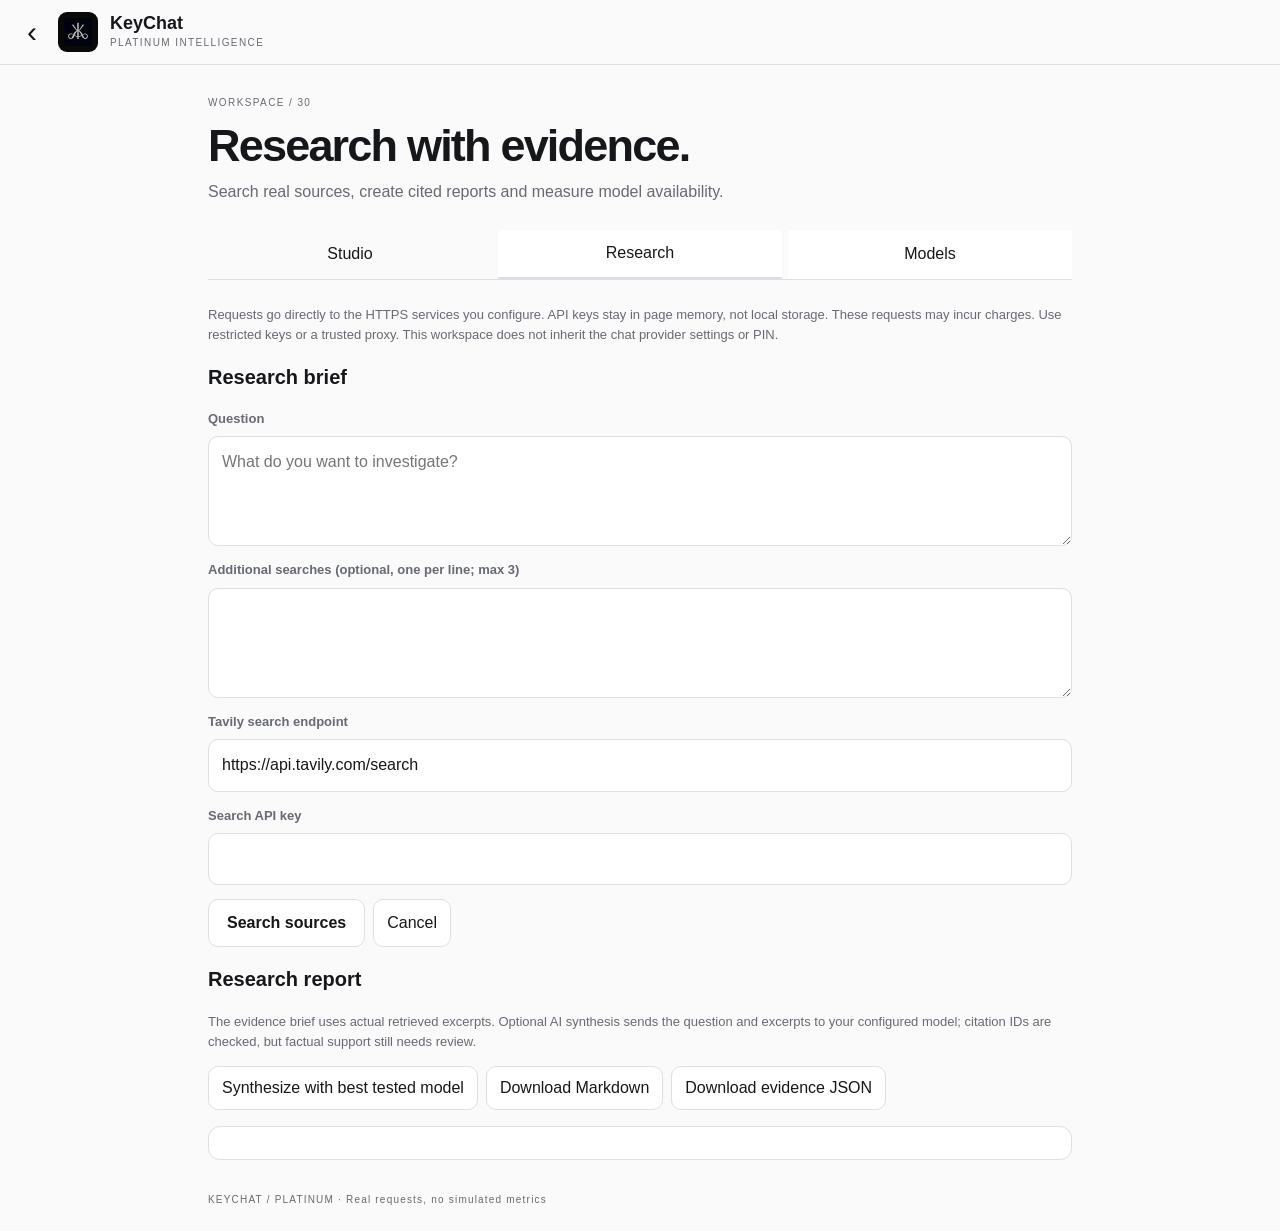
<file: kc-intelligence.html>
<!doctype html><html lang="en"><head><meta charset="utf-8"><meta name="viewport" content="width=device-width,initial-scale=1,viewport-fit=cover"><meta http-equiv="Content-Security-Policy" content="default-src 'self'; script-src 'self'; style-src 'self'; img-src 'self'; connect-src https:; object-src 'none'; base-uri 'none'; form-action 'none'"><title>KeyChat · Intelligence</title><link rel="stylesheet" href="kc29-studio.css"><link rel="stylesheet" href="kc-intelligence.css"><link rel="stylesheet" href="workspace-native.css"><script src="workspace-theme.js"></script></head><body><header><a class="back" href="index.html" aria-label="Back to chat">‹</a><img src="monogram.png" alt=""><div><strong>KeyChat</strong><small>PLATINUM INTELLIGENCE</small></div></header><main><section class="hero"><div class="eyebrow">WORKSPACE / 30</div><h1>Research with evidence.</h1><p>Search real sources, create cited reports and measure model availability.</p></section><nav class="tabs"><a href="kc29-studio.html">Studio</a><button id="researchTab" aria-pressed="true">Research</button><button id="healthTab" aria-pressed="false">Models</button></nav><p class="muted">Requests go directly to the HTTPS services you configure. API keys stay in page memory, not local storage. These requests may incur charges. Use restricted keys or a trusted proxy. This workspace does not inherit the chat provider settings or PIN.</p>
<section id="research"><h2>Research brief</h2><label>Question<textarea id="question" maxlength="1200" placeholder="What do you want to investigate?"></textarea></label><label>Additional searches (optional, one per line; max 3)<textarea id="queries" maxlength="3600"></textarea></label><label>Tavily search endpoint<input id="searchEndpoint" type="url" value="https://api.tavily.com/search"></label><label>Search API key<input id="searchKey" type="password" autocomplete="off"></label><div class="actions"><button class="primary" id="search">Search sources</button><button id="cancelSearch">Cancel</button></div><p id="researchStatus" role="status"></p><div id="sources"></div><h2>Research report</h2><p class="muted">The evidence brief uses actual retrieved excerpts. Optional AI synthesis sends the question and excerpts to your configured model; citation IDs are checked, but factual support still needs review.</p><div class="actions"><button id="synthesize">Synthesize with best tested model</button><button id="downloadReport">Download Markdown</button><button id="downloadEvidence">Download evidence JSON</button></div><pre id="report" class="evidence"></pre></section>
<section id="health" hidden><h2>Model health</h2><p class="muted">Add up to six OpenAI-compatible chat-completions endpoints. Tests issue a small real completion request; no passive status is assumed. Automatic fallback is limited to tested healthy endpoints and transient errors.</p><label>Display name<input id="modelName" maxlength="80"></label><label>Full HTTPS chat completions endpoint<input id="modelEndpoint" type="url" placeholder="https://api.example.com/v1/chat/completions"></label><label>Exact model ID<input id="modelId" maxlength="200"></label><label>API key (optional for your trusted proxy)<input id="modelKey" type="password" autocomplete="off"></label><div class="actions"><button id="addModel">Add model</button><button class="primary" id="checkModels">Test all models</button><button id="stopChecks">Cancel</button></div><label class="check"><input type="checkbox" id="autoCheck"> Recheck every 5 minutes while this page is open and visible (billable)</label><p id="healthStatus" role="status"></p><div id="models"></div></section><footer>KEYCHAT / PLATINUM · Real requests, no simulated metrics</footer></main><script src="kc-intelligence-core.js"></script><script src="kc-intelligence.js"></script></body></html>
</file>
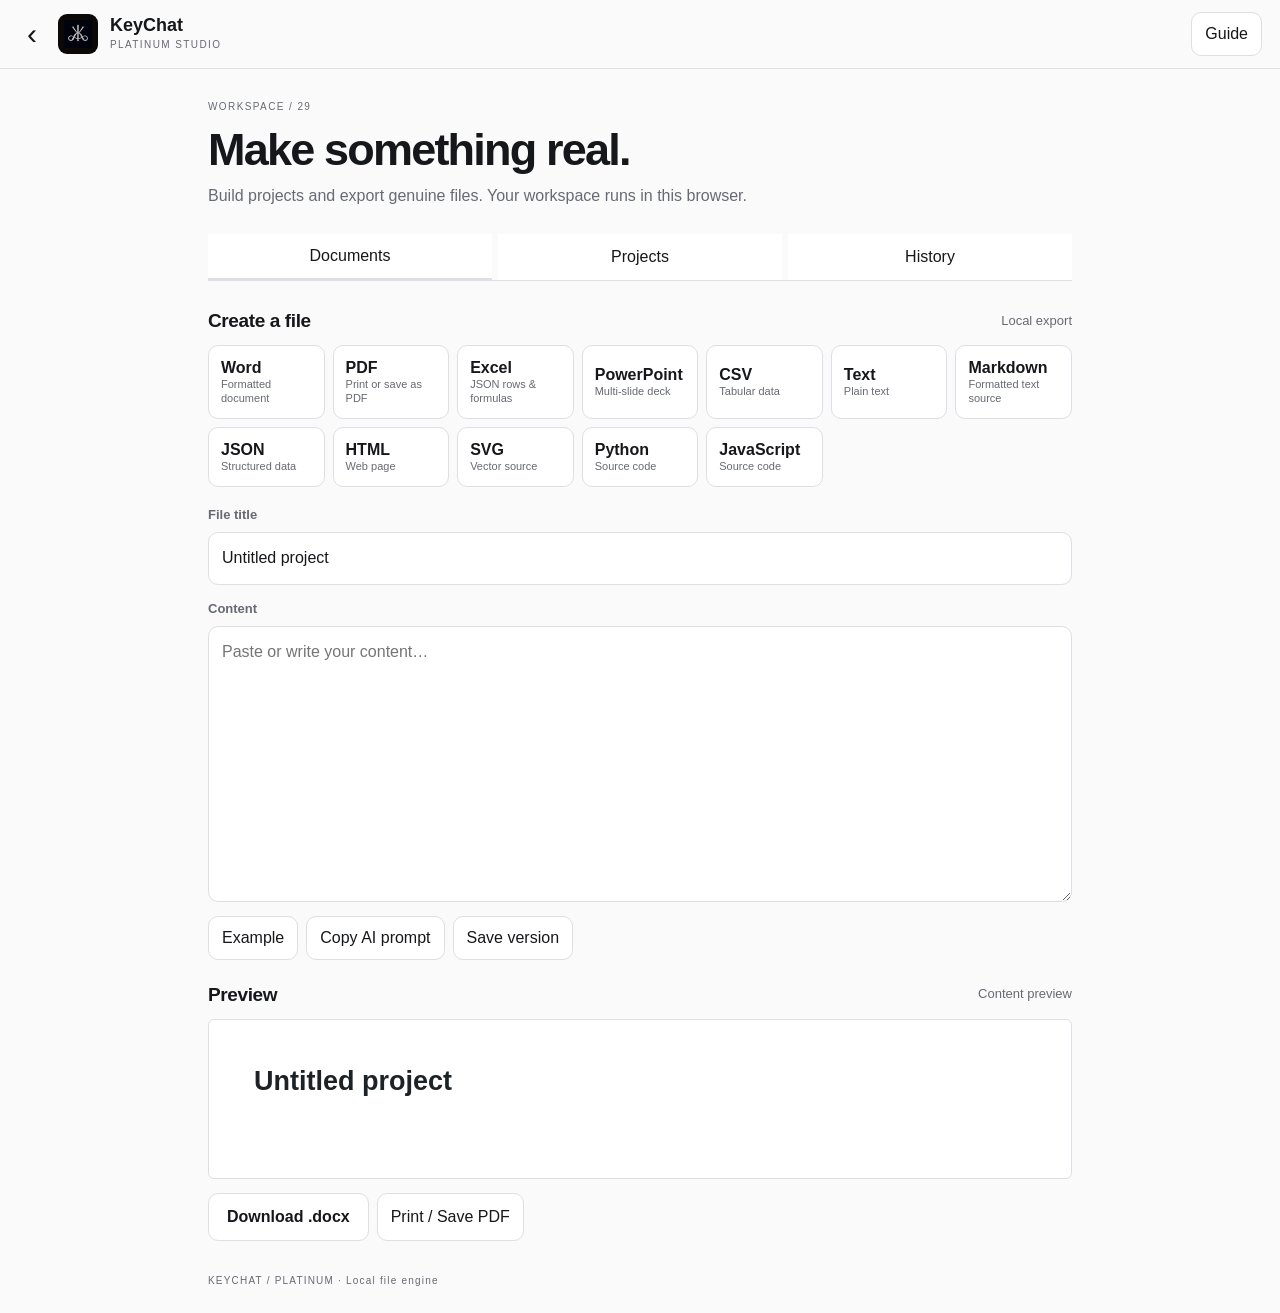
<file: kc29-studio.html>
<!doctype html>
<html lang="en"><head><meta charset="utf-8"><meta name="viewport" content="width=device-width,initial-scale=1,viewport-fit=cover"><meta name="theme-color" content="#101112"><meta http-equiv="Content-Security-Policy" content="default-src 'self'; script-src 'self'; style-src 'self' 'unsafe-inline'; img-src 'self' data: blob:; frame-src 'self' blob:; connect-src 'none'; object-src 'none'; base-uri 'none'; form-action 'none'"><title>KeyChat · Platinum Studio</title><link rel="stylesheet" href="kc29-studio.css"><link rel="stylesheet" href="workspace-native.css"><script src="workspace-theme.js"></script></head><body>
<header><a class="back" href="index.html" aria-label="Back to chat">‹</a><img src="kc29-logo.png" alt=""><div><strong>KeyChat</strong><small>PLATINUM STUDIO</small></div><button id="help">Guide</button></header>
<main><section class="hero"><div class="eyebrow">WORKSPACE / 29</div><h1>Make something real.</h1><p>Build projects and export genuine files. Your workspace runs in this browser.</p></section>
<nav class="tabs" aria-label="Workspace type"><button data-tab="document" aria-pressed="true">Documents</button><button data-tab="project" aria-pressed="false">Projects</button><button data-tab="history" aria-pressed="false">History</button></nav>
<section id="document" class="pane"><div class="heading"><h2>Create a file</h2><small>Local export</small></div><div id="formats" class="formats"></div><label>File title<input id="title" value="Untitled project" maxlength="100"></label><label id="contentLabel">Content<textarea id="content" rows="10" placeholder="Paste or write your content…"></textarea></label><div class="actions"><button id="sample">Example</button><button id="draft">Copy AI prompt</button><button id="saveDoc">Save version</button></div><div class="heading"><h2>Preview</h2><small>Content preview</small></div><article id="preview" class="paper"></article><div class="actions"><button class="primary" id="exportDoc">Download file</button><button id="print">Print / Save PDF</button></div></section>
<section id="project" class="pane" hidden><div class="heading"><h2>Project files</h2><small id="count">0 files</small></div><div class="actions"><button id="newFile">New file</button><button id="addFiles">Import files</button><button id="importZip">Import ZIP</button><button id="importJson">Import AI JSON</button></div><input type="file" id="pickFiles" multiple hidden><input type="file" id="pickZip" accept=".zip" hidden><input type="file" id="pickJson" accept=".json" hidden>
<div class="editor"><aside id="tree"></aside><div class="edit"><label>Path<input id="filename" placeholder="src/index.html"></label><label>File content<textarea id="code" spellcheck="false" rows="12"></textarea></label><div class="actions"><button id="rename">Save path</button><button id="remove">Remove</button><button id="downloadOne">Download file</button></div></div></div>
<div class="actions"><button id="starter">Website example</button><button id="copyProjectPrompt">Copy AI project prompt</button><button id="saveProject">Save version</button></div><div class="heading"><h2>Website preview</h2><small>Self-contained HTML only</small></div><p class="muted">Preview renders the selected HTML file in a restricted frame. Linked project assets are not resolved; exported ZIP includes all files.</p><button id="run">Refresh preview</button><iframe id="frame" sandbox="" title="Restricted HTML preview"></iframe><button class="primary" id="exportZip">Download project ZIP</button></section>
<section id="history" class="pane" hidden><div class="heading"><h2>Saved versions</h2><button id="clearHistory">Clear all</button></div><p class="muted">Versions are saved locally, unencrypted, only when you choose Save version. Do not save sensitive content on a shared device.</p><div id="versions"></div></section>
<p id="status" role="status" aria-live="polite"></p><footer>KEYCHAT / PLATINUM · Local file engine</footer></main>
<dialog id="guide"><h2>Studio guide</h2><p>Write or paste text, choose a format, then download. For Excel and CSV use JSON rows. For projects, create files or import ZIP, or ask your current AI model for a JSON file map and import it. PDF uses the browser print dialog for selectable text. The preview disables JavaScript and network requests. AI generation uses your existing KeyChat chat screen; this Studio does not call AI providers itself.</p><p>ZIP: up to 32 MB uncompressed, 2,000 files; stored or deflate entries only. Word, Excel and PowerPoint exports use basic Office templates. No cloud account or connector is required.</p><form method="dialog"><button class="primary">Close</button></form></dialog>
<script src="kc29-templates.js"></script><script src="kc29-core.js"></script><script src="kc29-studio.js"></script></body></html>
</file>
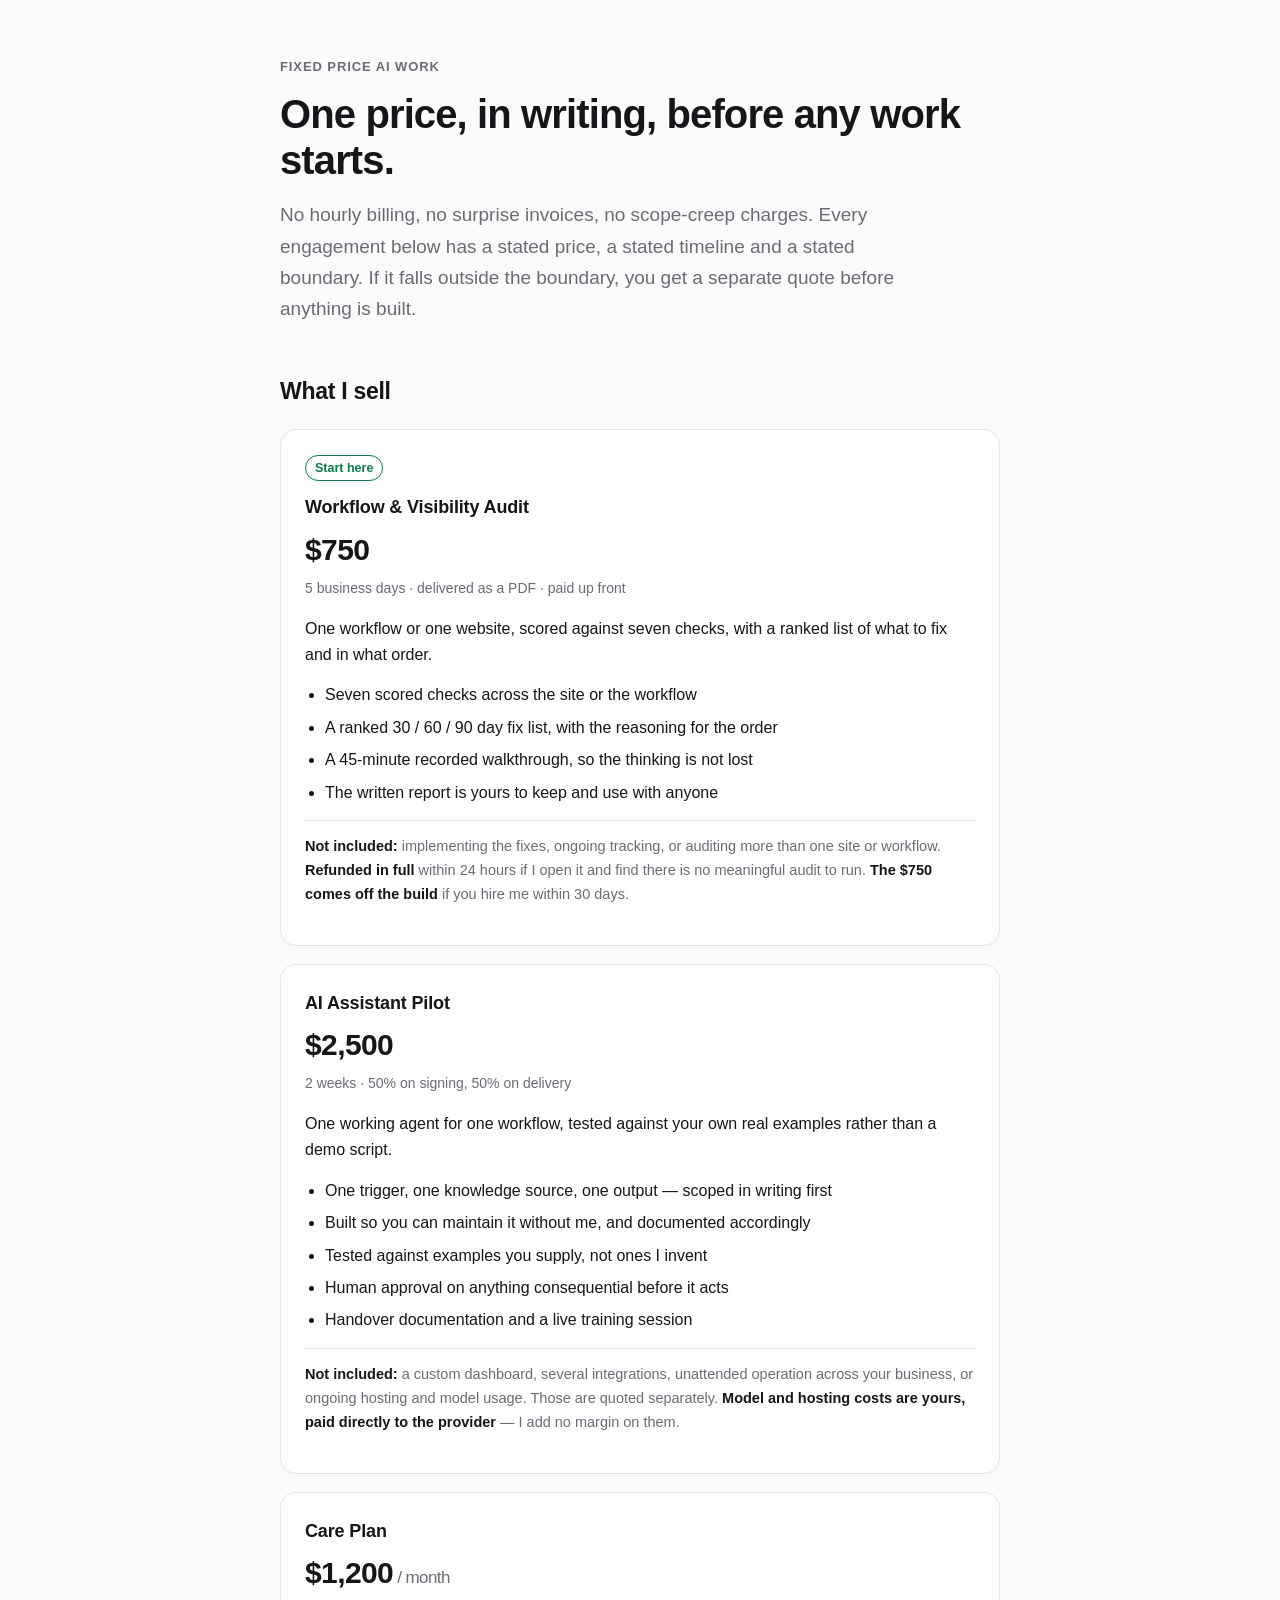
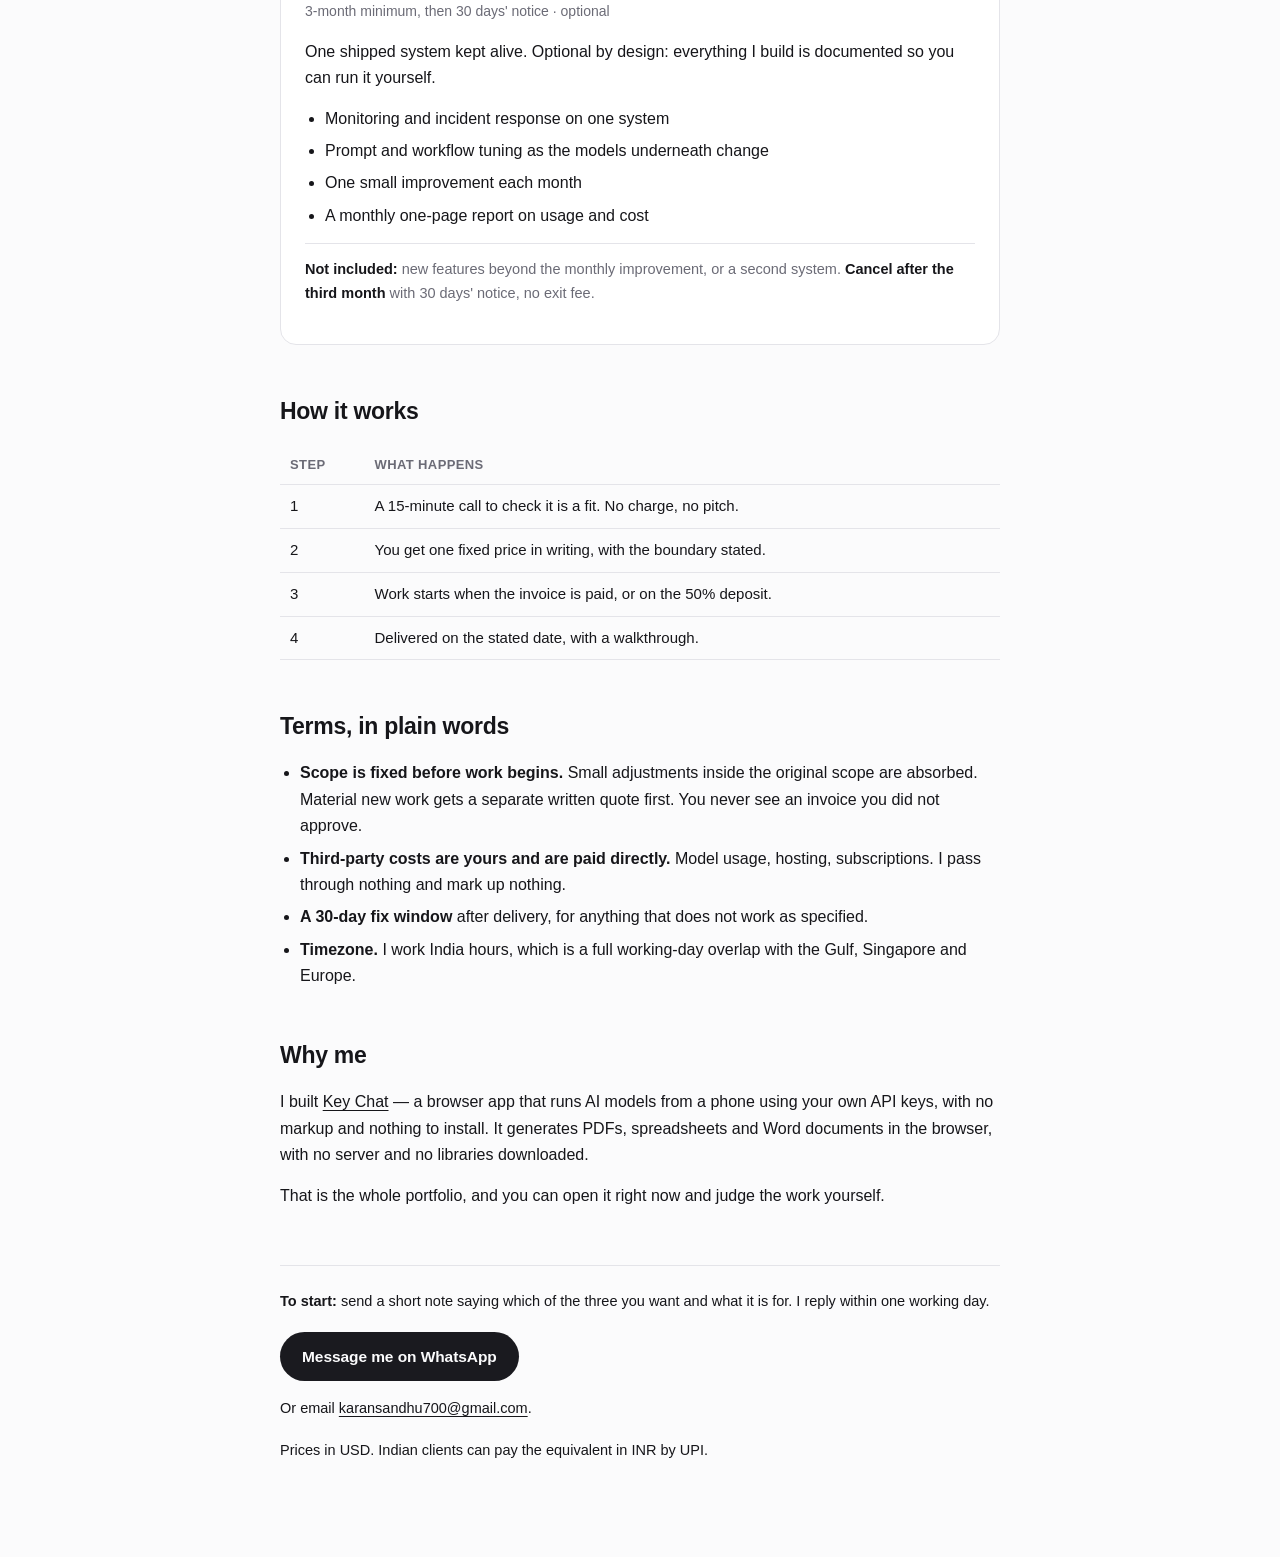
<file: offers.html>
<!DOCTYPE html>
<html lang="en">
<head>
<meta charset="utf-8">
<meta name="viewport" content="width=device-width,initial-scale=1,viewport-fit=cover">
<title>AI work, fixed price — Key Chat</title>
<meta name="description" content="Fixed-price AI audits, agent builds and ongoing care. One price, in writing, before any work starts.">
<link rel="icon" href="monogram.png">
<style>
  *{box-sizing:border-box;margin:0;padding:0}
  :root{
    --ink:#16161a; --mut:#6b6b76; --line:#e4e4e9; --bg:#fbfbfc; --card:#fff;
    --accent:#1a1a1f; --ok:#0a7d4b;
  }
  @media(prefers-color-scheme:dark){
    :root{--ink:#ececf0;--mut:#9a9aa6;--line:#2a2a31;--bg:#121216;--card:#191920;--accent:#ececf0;--ok:#4ade80}
  }
  html{-webkit-text-size-adjust:100%}
  body{
    font:16px/1.65 -apple-system,BlinkMacSystemFont,"Segoe UI",Roboto,"Helvetica Neue",Arial,sans-serif;
    color:var(--ink);background:var(--bg);
    padding:0 20px env(safe-area-inset-bottom);
    -webkit-font-smoothing:antialiased;
  }
  .wrap{max-width:720px;margin:0 auto;padding:56px 0 80px}
  h1{font-size:clamp(28px,6vw,40px);line-height:1.15;letter-spacing:-.022em;font-weight:680}
  h2{font-size:clamp(19px,4vw,23px);letter-spacing:-.012em;margin:48px 0 14px;font-weight:650}
  h3{font-size:18px;letter-spacing:-.008em;font-weight:640}
  p{margin:0 0 14px;color:var(--ink)}
  .lede{font-size:clamp(17px,3.4vw,19px);color:var(--mut);margin:16px 0 0;max-width:34em}
  .eyebrow{font-size:13px;letter-spacing:.07em;text-transform:uppercase;color:var(--mut);font-weight:600}
  .card{
    background:var(--card);border:1px solid var(--line);border-radius:16px;
    padding:24px;margin:18px 0;
  }
  .price{font-size:30px;font-weight:680;letter-spacing:-.02em;display:block;margin:2px 0 2px}
  .meta{font-size:14px;color:var(--mut);margin-bottom:16px}
  ul{margin:0 0 14px;padding-left:20px}
  li{margin:6px 0}
  .not{color:var(--mut);font-size:14.5px;border-top:1px solid var(--line);padding-top:14px;margin-top:4px}
  .not b{color:var(--ink);font-weight:620}
  table{border-collapse:collapse;width:100%;margin:10px 0 20px;font-size:15px}
  th,td{text-align:left;padding:9px 10px;border-bottom:1px solid var(--line);vertical-align:top}
  th{font-weight:620;font-size:13px;letter-spacing:.03em;text-transform:uppercase;color:var(--mut)}
  .foot{margin-top:56px;padding-top:24px;border-top:1px solid var(--line);font-size:14.5px;color:var(--mut)}
  a{color:inherit;text-underline-offset:3px}
  .wa{display:inline-block;background:var(--accent);color:var(--bg);
      text-decoration:none;font-weight:620;font-size:15.5px;letter-spacing:-.005em;
      padding:12px 22px;border-radius:999px;margin:4px 0 2px}
  .foot a[href^="mailto"]{color:var(--ink)}
  .tag{display:inline-block;font-size:12.5px;font-weight:620;color:var(--ok);
       border:1px solid currentColor;border-radius:999px;padding:2px 9px;margin-bottom:12px}
</style>
</head>
<body>
<div class="wrap">

  <p class="eyebrow">Fixed price AI work</p>
  <h1>One price, in writing, before any work starts.</h1>
  <p class="lede">No hourly billing, no surprise invoices, no scope-creep charges.
     Every engagement below has a stated price, a stated timeline and a stated
     boundary. If it falls outside the boundary, you get a separate quote before
     anything is built.</p>

  <h2>What I sell</h2>

  <div class="card">
    <span class="tag">Start here</span>
    <h3>Workflow &amp; Visibility Audit</h3>
    <span class="price">$750</span>
    <p class="meta">5 business days · delivered as a PDF · paid up front</p>
    <p>One workflow or one website, scored against seven checks, with a ranked
       list of what to fix and in what order.</p>
    <ul>
      <li>Seven scored checks across the site or the workflow</li>
      <li>A ranked 30 / 60 / 90 day fix list, with the reasoning for the order</li>
      <li>A 45-minute recorded walkthrough, so the thinking is not lost</li>
      <li>The written report is yours to keep and use with anyone</li>
    </ul>
    <p class="not"><b>Not included:</b> implementing the fixes, ongoing tracking,
       or auditing more than one site or workflow. <b>Refunded in full</b> within
       24 hours if I open it and find there is no meaningful audit to run.
       <b>The $750 comes off the build</b> if you hire me within 30 days.</p>
  </div>

  <div class="card">
    <h3>AI Assistant Pilot</h3>
    <span class="price">$2,500</span>
    <p class="meta">2 weeks · 50% on signing, 50% on delivery</p>
    <p>One working agent for one workflow, tested against your own real examples
       rather than a demo script.</p>
    <ul>
      <li>One trigger, one knowledge source, one output — scoped in writing first</li>
      <li>Built so you can maintain it without me, and documented accordingly</li>
      <li>Tested against examples you supply, not ones I invent</li>
      <li>Human approval on anything consequential before it acts</li>
      <li>Handover documentation and a live training session</li>
    </ul>
    <p class="not"><b>Not included:</b> a custom dashboard, several integrations,
       unattended operation across your business, or ongoing hosting and model
       usage. Those are quoted separately. <b>Model and hosting costs are yours,
       paid directly to the provider</b> — I add no margin on them.</p>
  </div>

  <div class="card">
    <h3>Care Plan</h3>
    <span class="price">$1,200<span style="font-size:17px;font-weight:500;color:var(--mut)"> / month</span></span>
    <p class="meta">3-month minimum, then 30 days' notice · optional</p>
    <p>One shipped system kept alive. Optional by design: everything I build is
       documented so you can run it yourself.</p>
    <ul>
      <li>Monitoring and incident response on one system</li>
      <li>Prompt and workflow tuning as the models underneath change</li>
      <li>One small improvement each month</li>
      <li>A monthly one-page report on usage and cost</li>
    </ul>
    <p class="not"><b>Not included:</b> new features beyond the monthly
       improvement, or a second system. <b>Cancel after the third month</b> with
       30 days' notice, no exit fee.</p>
  </div>

  <h2>How it works</h2>
  <table>
    <tr><th>Step</th><th>What happens</th></tr>
    <tr><td>1</td><td>A 15-minute call to check it is a fit. No charge, no pitch.</td></tr>
    <tr><td>2</td><td>You get one fixed price in writing, with the boundary stated.</td></tr>
    <tr><td>3</td><td>Work starts when the invoice is paid, or on the 50% deposit.</td></tr>
    <tr><td>4</td><td>Delivered on the stated date, with a walkthrough.</td></tr>
  </table>

  <h2>Terms, in plain words</h2>
  <ul>
    <li><b>Scope is fixed before work begins.</b> Small adjustments inside the
        original scope are absorbed. Material new work gets a separate written
        quote first. You never see an invoice you did not approve.</li>
    <li><b>Third-party costs are yours and are paid directly.</b> Model usage,
        hosting, subscriptions. I pass through nothing and mark up nothing.</li>
    <li><b>A 30-day fix window</b> after delivery, for anything that does not
        work as specified.</li>
    <li><b>Timezone.</b> I work India hours, which is a full working-day overlap
        with the Gulf, Singapore and Europe.</li>
  </ul>

  <h2>Why me</h2>
  <p>I built <a href="./">Key Chat</a> — a browser app that runs AI models from a
     phone using your own API keys, with no markup and nothing to install. It
     generates PDFs, spreadsheets and Word documents in the browser, with no
     server and no libraries downloaded.</p>
  <p>That is the whole portfolio, and you can open it right now and judge the
     work yourself.</p>

  <div class="foot">
    <p><b>To start:</b> send a short note saying which of the three you want and
       what it is for. I reply within one working day.</p>
    <p><a class="wa" href="https://wa.me/919646964613?text=Hi%20Karan%20%E2%80%94%20I%20read%20your%20offers%20page.">Message me on WhatsApp</a></p>
    <p>Or email <a href="mailto:karansandhu700@gmail.com?subject=Your%20offers%20page">karansandhu700@gmail.com</a>.</p>
    <p style="margin-top:18px">Prices in USD. Indian clients can pay the
       equivalent in INR by UPI.</p>
  </div>

</div>
</body>
</html>
</file>
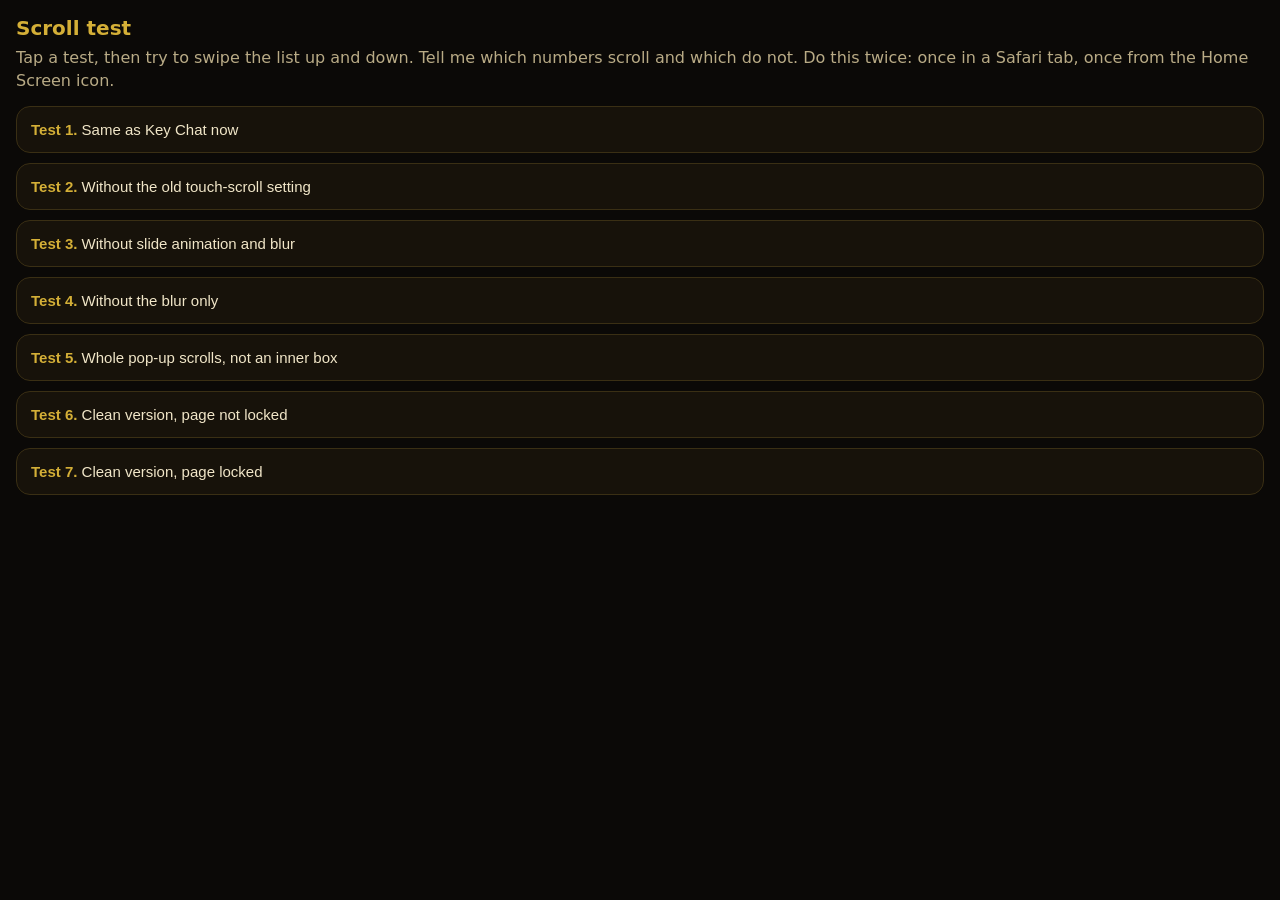
<file: scrolltest.html>
<!doctype html>
<html lang="en">
<head>
<meta charset="utf-8">
<meta name="viewport" content="width=device-width,initial-scale=1,viewport-fit=cover">
<meta name="apple-mobile-web-app-capable" content="yes">
<title>Key Chat scroll test</title>
<style>
*{box-sizing:border-box}
html,body{margin:0;height:100%;overflow:hidden;background:#0b0907;color:#f1e6c8;font:16px -apple-system,system-ui,sans-serif}
html.nolock,html.nolock body{overflow:visible}
.app{position:fixed;inset:0;padding:max(16px,env(safe-area-inset-top)) 16px 16px;overflow:auto}
h1{font-size:20px;margin:0 0 6px;color:#d4af37}
p{color:#b9ab86;line-height:1.45;margin:6px 0 14px}
button.v{display:block;width:100%;text-align:left;margin:0 0 10px;padding:14px;border-radius:14px;border:1px solid #3a2f14;background:#17120a;color:#f1e6c8;font-size:15px}
button.v b{color:#d4af37}
.sheet{position:fixed;inset:0;z-index:50;display:none;align-items:flex-end;justify-content:center;background:rgba(5,4,3,.62)}
.sheet.open{display:flex}
.card{background:#17120a;width:100%;max-width:640px;max-height:92vh;max-height:92dvh;border-radius:22px 22px 0 0;display:flex;flex-direction:column;padding-bottom:env(safe-area-inset-bottom)}
.hd{display:flex;justify-content:space-between;align-items:center;padding:14px 16px;border-bottom:1px solid #3a2f14}
.hd button{background:#2a2110;color:#f1e6c8;border:0;border-radius:10px;padding:8px 14px;font-size:15px}
.bd{flex:1 1 auto;min-height:0;overflow-y:auto;overscroll-behavior:contain;touch-action:pan-y;padding:12px 16px 20px}
.row{padding:14px;margin-bottom:8px;border:1px solid #3a2f14;border-radius:12px}
/* variant switches */
.v-A .bd{-webkit-overflow-scrolling:touch}
.v-A .card{backdrop-filter:blur(18px);-webkit-backdrop-filter:blur(18px);animation:up .22s ease}
.v-B .card{backdrop-filter:blur(18px);-webkit-backdrop-filter:blur(18px);animation:up .22s ease}
.v-C .bd{-webkit-overflow-scrolling:touch}
.v-D .card{animation:up .22s ease}
.v-D .bd{-webkit-overflow-scrolling:touch}
.v-E .card{max-height:none;display:block;border-radius:0}
.v-E.sheet{overflow-y:auto;align-items:flex-start}
.v-E .bd{overflow:visible}
@keyframes up{from{transform:translateY(30px);opacity:0}to{transform:none;opacity:1}}
</style>
</head>
<body>
<div class="app">
  <h1>Scroll test</h1>
  <p>Tap a test, then try to swipe the list up and down. Tell me which numbers scroll and which do not. Do this twice: once in a Safari tab, once from the Home Screen icon.</p>
  <button class="v" data-v="A"><b>Test 1.</b> Same as Key Chat now</button>
  <button class="v" data-v="B"><b>Test 2.</b> Without the old touch-scroll setting</button>
  <button class="v" data-v="C"><b>Test 3.</b> Without slide animation and blur</button>
  <button class="v" data-v="D"><b>Test 4.</b> Without the blur only</button>
  <button class="v" data-v="E"><b>Test 5.</b> Whole pop-up scrolls, not an inner box</button>
  <button class="v" data-v="F" data-nolock="1"><b>Test 6.</b> Clean version, page not locked</button>
  <button class="v" data-v="G"><b>Test 7.</b> Clean version, page locked</button>
</div>
<div class="sheet" id="sheet"><div class="card">
  <div class="hd"><b id="ttl">Test</b><span id="pos"></span><button id="close">Close</button></div>
  <div class="bd" id="bd"></div>
</div></div>
<script>
var sheet=document.getElementById('sheet'),bd=document.getElementById('bd'),pos=document.getElementById('pos'),ttl=document.getElementById('ttl');
for(var i=1;i<=40;i++){var r=document.createElement('div');r.className='row';r.textContent='Row '+i+' of 40';bd.appendChild(r)}
function scroller(){return sheet.classList.contains('v-E')?sheet:bd}
document.querySelectorAll('button.v').forEach(function(b){b.onclick=function(){
  var v=b.dataset.v;
  sheet.className='sheet open v-'+v;
  document.documentElement.classList.toggle('nolock',!!b.dataset.nolock);
  ttl.textContent='Test '+(v.charCodeAt(0)-64);
  bd.scrollTop=0;sheet.scrollTop=0;pos.textContent='';
}});
document.getElementById('close').onclick=function(){sheet.className='sheet';document.documentElement.classList.remove('nolock')};
function upd(){pos.textContent='scroll: '+Math.round(scroller().scrollTop)}
bd.addEventListener('scroll',upd);sheet.addEventListener('scroll',upd);
</script>
</body>
</html>
</file>
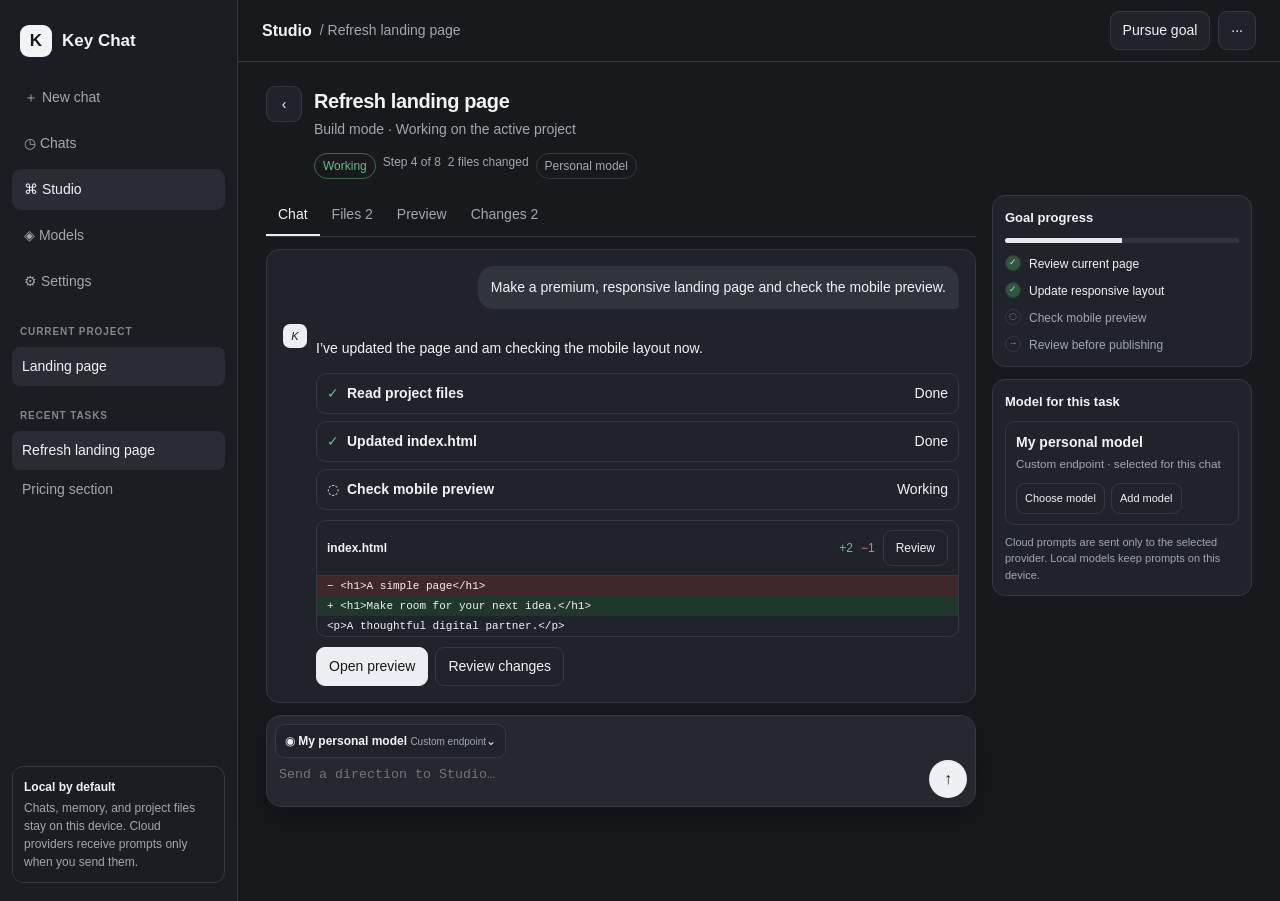
<file: studio-preview.html>
<!doctype html>
<html lang="en">
<head>
  <meta charset="utf-8">
  <meta name="viewport" content="width=device-width, initial-scale=1, viewport-fit=cover">
  <meta name="theme-color" content="#17191d">
  <title>Key Chat — Studio Preview</title>
  <style>
    :root{color-scheme:dark;--bg:#17191d;--panel:#202329;--panel2:#25282e;--text:#f1f3f5;--muted:#a1a7b0;--line:#343941;--green:#65be8b;--amber:#dfb35d;--red:#df7a70}
    *{box-sizing:border-box}body{margin:0;background:var(--bg);color:var(--text);font:14px/1.5 -apple-system,BlinkMacSystemFont,"Segoe UI",sans-serif}button{font:inherit;color:inherit;cursor:pointer}button:focus-visible{outline:2px solid #8aa8e8;outline-offset:2px}
    .shell{min-height:100dvh;display:grid;grid-template-columns:238px 1fr}.side{border-right:1px solid var(--line);background:#1b1d22;padding:18px 12px;display:flex;flex-direction:column}.brand{display:flex;align-items:center;gap:10px;padding:7px 8px 20px;font-size:17px;font-weight:700}.brand i{width:32px;height:32px;border-radius:9px;background:#f1f3f5;color:#17191d;display:grid;place-items:center;font-style:normal}.nav{display:grid;gap:5px}.nav button{border:0;background:transparent;text-align:left;border-radius:9px;padding:10px 12px;color:var(--muted)}.nav button.on,.nav button:hover{background:#292c32;color:var(--text)}.section{margin:22px 8px 8px;color:#7f8691;text-transform:uppercase;font-size:10px;font-weight:700;letter-spacing:.09em}.taskmini{border:0;background:transparent;width:100%;padding:9px 10px;text-align:left;border-radius:8px;color:var(--muted)}.taskmini.on{background:#292c32;color:var(--text)}.local{margin-top:auto;border:1px solid var(--line);border-radius:11px;padding:11px;color:var(--muted);font-size:12px}.local b{display:block;color:var(--text);margin-bottom:3px}
    .main{min-width:0;display:flex;flex-direction:column}.top{height:62px;border-bottom:1px solid var(--line);display:flex;align-items:center;padding:0 24px}.top b{font-size:16px}.top span{margin-left:8px;color:var(--muted)}.top .right{margin-left:auto;display:flex;gap:8px}.btn{border:1px solid var(--line);background:var(--panel);border-radius:9px;padding:8px 12px}.btn.primary{background:#eceff2;color:#17191d;border-color:#eceff2}.workspace{width:min(1120px,100%);margin:auto;padding:24px 28px 94px}.head{display:flex;align-items:flex-start;gap:12px}.back{width:36px;height:36px;border:1px solid var(--line);background:var(--panel);border-radius:9px}.head div{flex:1}.head h1{font-size:20px;margin:0 0 3px;letter-spacing:-.02em}.head p{margin:0;color:var(--muted)}.meta{display:flex;gap:7px;margin:13px 0 16px 48px;color:var(--muted);font-size:12px}.pill{border:1px solid var(--line);border-radius:99px;padding:3px 8px}.pill.green{color:var(--green);border-color:#3d684f}.layout{display:grid;grid-template-columns:minmax(0,1fr) 260px;gap:16px}.tabs{display:flex;border-bottom:1px solid var(--line);margin-bottom:12px}.tabs button{border:0;border-bottom:2px solid transparent;background:transparent;color:var(--muted);padding:9px 12px}.tabs button.on{border-color:#e9edf1;color:var(--text)}.panel{border:1px solid var(--line);border-radius:13px;background:var(--panel)}.chat{padding:16px}.user{margin-left:auto;width:fit-content;max-width:82%;border-radius:16px 16px 4px 16px;background:#30343b;padding:11px 13px}.answer{display:flex;gap:9px;margin-top:15px}.mark{width:24px;height:24px;border-radius:7px;display:grid;place-items:center;background:#eceff2;color:#17191d;font-size:11px}.answer-body{flex:1;min-width:0}.step{border:1px solid var(--line);border-radius:10px;margin:7px 0;overflow:hidden}.step summary{list-style:none;padding:9px 10px;display:flex;gap:8px;cursor:pointer}.step summary::-webkit-details-marker{display:none}.step summary b{flex:1}.step .ok{color:var(--green)}.step pre{margin:0;padding:10px;border-top:1px solid var(--line);color:var(--muted);white-space:pre-wrap}.diff{border:1px solid var(--line);border-radius:10px;overflow:hidden;margin:10px 0}.diff-head{display:flex;align-items:center;gap:8px;padding:9px 10px;border-bottom:1px solid var(--line);font-size:12px}.diff-head b{flex:1}.diff-head em{font-style:normal}.diff-head .add{color:var(--green)}.diff-head .del{color:var(--red)}.diff-code{font:11px/1.65 ui-monospace,SFMono-Regular,Menlo,monospace;overflow:auto}.diff-code div{padding:1px 10px}.diff-code .add{background:#20372b}.diff-code .del{background:#40282a}.actions{display:flex;gap:7px;margin-top:10px}.composer{position:sticky;bottom:12px;margin-top:12px;border:1px solid var(--line);border-radius:15px;background:#25282e;padding:8px;box-shadow:0 12px 35px #0005}.modelrow{display:flex;gap:8px}.model{border:1px solid var(--line);background:#202329;border-radius:9px;padding:7px 9px;font-size:12px}.model small{color:var(--muted)}.inputrow{display:flex;align-items:end}.inputrow textarea{flex:1;resize:none;border:0;outline:0;background:transparent;color:var(--text);padding:9px 4px;min-height:40px}.send{width:38px;height:38px;border:0;border-radius:50%;background:#eef1f4;color:#17191d;font-size:16px}.aside{display:grid;gap:12px;align-content:start}.aside .panel{padding:12px}.aside h2{font-size:13px;margin:0 0 10px}.progress{height:5px;border-radius:99px;background:#30343a;overflow:hidden}.progress i{display:block;width:50%;height:100%;background:#e5e8eb}.checklist{display:grid;gap:9px;margin-top:12px}.checkline{display:flex;gap:8px;color:var(--muted);font-size:12px}.checkline.done{color:var(--text)}.checkline i{width:16px;height:16px;border-radius:50%;display:grid;place-items:center;border:1px solid var(--line);font-style:normal;font-size:9px}.checkline.done i{background:#315640;color:#9fe0ba}.connection{border:1px solid var(--line);border-radius:10px;padding:10px}.connection b{display:block}.connection small{color:var(--muted)}.connection .row{display:flex;gap:6px;margin-top:9px}.connection .btn{padding:6px 8px;font-size:11px}.privacy{color:var(--muted);font-size:11px;margin-top:9px}.preview{min-height:420px}.previewbar{display:flex;align-items:center;gap:5px;padding:8px;border-bottom:1px solid var(--line)}.previewbar button{border:0;border-radius:8px;background:transparent;color:var(--muted);padding:7px 9px}.previewbar button.on{background:#30343a;color:var(--text)}.previewbar select{margin-left:auto;border:1px solid var(--line);border-radius:8px;background:#202329;color:var(--text);padding:7px}.canvas{min-height:350px;padding:18px;display:grid;place-items:center;background:#111318}.mock{width:100%;max-width:680px;background:#f4f5f6;color:#202329;border-radius:8px;overflow:hidden}.mock nav{height:42px;border-bottom:1px solid #ddd;padding:0 16px;display:flex;align-items:center;justify-content:space-between}.mock hero{display:block;padding:55px 24px;text-align:center}.mock hero small{letter-spacing:.14em;text-transform:uppercase}.mock hero h2{font-size:31px;max-width:500px;margin:12px auto}.mock hero p{max-width:430px;margin:0 auto 16px;color:#69717a}.mock hero button{border:0;border-radius:7px;background:#202329;color:white;padding:9px 13px}.modal{display:none;position:fixed;inset:0;z-index:20;background:#0009;align-items:flex-end;justify-content:center}.modal.show{display:flex}.card{width:min(460px,100%);max-height:90dvh;overflow:auto;background:#23262b;border:1px solid var(--line);border-radius:18px 18px 0 0;padding:18px}.card h2{margin:0 0 4px}.card p{margin:0 0 14px;color:var(--muted)}.choice{display:flex;gap:9px;width:100%;border:1px solid var(--line);border-radius:10px;background:#202329;color:var(--text);text-align:left;padding:10px;margin:7px 0}.choice b,.choice small{display:block}.choice small{color:var(--muted)}.field{display:grid;gap:5px;margin:8px 0}.field label{font-size:12px}.field input{width:100%;border:1px solid var(--line);border-radius:9px;background:#1b1d21;color:var(--text);padding:9px}.modal-actions{display:flex;justify-content:flex-end;gap:7px;margin-top:13px}.toast{position:fixed;bottom:18px;left:50%;transform:translate(-50%,12px);opacity:0;border:1px solid var(--line);border-radius:99px;background:#30343a;padding:8px 13px;transition:.2s}.toast.show{opacity:1;transform:translate(-50%,0)}.view.hidden{display:none!important}.mobiletabs{display:none}
    @media(max-width:820px){.shell{display:block}.side{display:none}.top{height:56px;padding:0 12px}.top span{display:none}.workspace{padding:15px 12px 90px}.head h1{font-size:17px}.meta{margin-left:43px;flex-wrap:wrap}.layout{display:block}.aside{display:none}.tabs{position:sticky;top:56px;background:var(--bg);z-index:4}.composer{position:fixed;left:0;right:0;bottom:0;z-index:5;border-radius:14px 14px 0 0;margin:0;border-bottom:0;padding:8px 10px calc(8px + env(safe-area-inset-bottom));}.model{max-width:75%;overflow:hidden;white-space:nowrap}.mobiletabs{display:flex;position:fixed;z-index:6;left:0;right:0;bottom:0;justify-content:space-around;border-top:1px solid var(--line);background:#202329;padding:7px 10px calc(7px + env(safe-area-inset-bottom));}.mobiletabs button{border:0;background:transparent;color:var(--muted);font-size:10px}.composer{bottom:58px}.card{border-radius:18px 18px 0 0}.preview{min-height:calc(100dvh - 220px)}}
  </style>
</head>
<body>
  <div class="shell">
    <aside class="side"><div class="brand"><i>K</i>Key Chat</div><nav class="nav"><button>＋ New chat</button><button>◷ Chats</button><button class="on">⌘ Studio</button><button>◈ Models</button><button>⚙ Settings</button></nav><div class="section">Current project</div><button class="taskmini on">Landing page</button><div class="section">Recent tasks</div><button class="taskmini on">Refresh landing page</button><button class="taskmini">Pricing section</button><div class="local"><b>Local by default</b>Chats, memory, and project files stay on this device. Cloud providers receive prompts only when you send them.</div></aside>
    <main class="main"><header class="top"><b>Studio</b><span>/ Refresh landing page</span><div class="right"><button class="btn">Pursue goal</button><button class="btn">···</button></div></header>
      <div class="workspace"><div class="head"><button class="back" aria-label="Back">‹</button><div><h1>Refresh landing page</h1><p>Build mode · Working on the active project</p></div></div><div class="meta"><span class="pill green">Working</span><span>Step 4 of 8</span><span>2 files changed</span><span class="pill">Personal model</span></div>
        <div class="layout"><section><div class="tabs"><button class="on" data-view="chat">Chat</button><button data-view="files">Files <span>2</span></button><button data-view="preview">Preview</button><button data-view="changes">Changes <span>2</span></button></div>
          <div class="view" id="chat"><div class="panel chat"><div class="user">Make a premium, responsive landing page and check the mobile preview.</div><div class="answer"><i class="mark">K</i><div class="answer-body"><p>I’ve updated the page and am checking the mobile layout now.</p><details class="step"><summary><span class="ok">✓</span><b>Read project files</b><span>Done</span></summary><pre>Reviewed index.html and styles.css locally.</pre></details><details class="step"><summary><span class="ok">✓</span><b>Updated index.html</b><span>Done</span></summary><pre>Prepared a responsive hero and updated metadata.</pre></details><details class="step"><summary><span>◌</span><b>Check mobile preview</b><span>Working</span></summary><pre>Preview checks run on the local project files.</pre></details><div class="diff"><div class="diff-head"><b>index.html</b><em class="add">+2</em><em class="del">−1</em><button class="btn">Review</button></div><div class="diff-code"><div class="del">− &lt;h1&gt;A simple page&lt;/h1&gt;</div><div class="add">+ &lt;h1&gt;Make room for your next idea.&lt;/h1&gt;</div><div>  &lt;p&gt;A thoughtful digital partner.&lt;/p&gt;</div></div></div><div class="actions"><button class="btn primary" data-view-action="preview">Open preview</button><button class="btn" data-view-action="changes">Review changes</button></div></div></div></div><div class="composer"><div class="modelrow"><button class="model" id="openModel">◉ <b>My personal model</b> <small>Custom endpoint</small>⌄</button></div><div class="inputrow"><textarea rows="1" placeholder="Send a direction to Studio…"></textarea><button class="send" id="send">↑</button></div></div></div>
          <div class="view hidden" id="files"><div class="panel" style="padding:12px"><h2>Project files</h2><p>index.html · styles.css · app.js</p><small>Files stay on this device.</small></div></div>
          <div class="view hidden" id="preview"><div class="panel preview"><div class="previewbar"><button class="on">Preview</button><button>Code</button><select><option>Phone</option><option>Tablet</option><option>Desktop</option></select></div><div class="canvas"><div class="mock"><nav><b>Northstar</b><span>Work · About · Contact</span></nav><hero><small>Independent creative studio</small><h2>Make room for your next big idea.</h2><p>A thoughtful digital partner for teams ready to build useful, lasting work.</p><button>Start a conversation</button></hero></div></div></div></div>
          <div class="view hidden" id="changes"><div class="panel" style="padding:12px"><h2>Changes in this task</h2><div class="diff"><div class="diff-head"><b>index.html</b><em class="add">+2</em><em class="del">−1</em></div><div class="diff-code"><div class="del">− A simple page</div><div class="add">+ Make room for your next idea.</div></div></div><div class="diff"><div class="diff-head"><b>styles.css</b><em class="add">+8</em><em class="del">−3</em></div><div class="diff-code"><div class="del">− padding: 2rem</div><div class="add">+ padding: clamp(3rem, 8vw, 6rem)</div></div></div></div></div>
        </section><aside class="aside"><div class="panel"><h2>Goal progress</h2><div class="progress"><i></i></div><div class="checklist"><div class="checkline done"><i>✓</i>Review current page</div><div class="checkline done"><i>✓</i>Update responsive layout</div><div class="checkline"><i>◌</i>Check mobile preview</div><div class="checkline"><i>→</i>Review before publishing</div></div></div><div class="panel"><h2>Model for this task</h2><div class="connection"><b>My personal model</b><small>Custom endpoint · selected for this chat</small><div class="row"><button class="btn" id="chooseModel">Choose model</button><button class="btn" id="addModel">Add model</button></div></div><div class="privacy">Cloud prompts are sent only to the selected provider. Local models keep prompts on this device.</div></div></aside></div>
      </div><nav class="mobiletabs"><button data-view-action="chat">Chat</button><button data-view-action="files">Files</button><button data-view-action="preview">Preview</button><button data-view-action="changes">Changes</button></nav>
    </main>
  </div>
  <div class="modal" id="modelModal"><div class="card"><h2>Add a model</h2><p>Connect an existing provider, custom endpoint, or local model.</p><button class="choice"><b>Existing provider</b><small>Use a saved provider connection</small></button><button class="choice"><b>Custom endpoint</b><small>OpenAI-compatible personal API</small></button><button class="choice"><b>Local model</b><small>A model on this device or local network</small></button><div class="field"><label>Connection name</label><input value="My personal model"></div><div class="field"><label>Endpoint URL</label><input placeholder="https://your-endpoint.example/v1"></div><div class="field"><label>Model ID</label><input placeholder="model-name"></div><div class="modal-actions"><button class="btn" id="closeModel">Cancel</button><button class="btn primary" id="saveModel">Save model</button></div></div></div>
  <div class="toast" id="toast" role="status"></div>
  <script>
    const views=['chat','files','preview','changes'];
    function show(name){views.forEach(v=>document.getElementById(v).classList.toggle('hidden',v!==name));document.querySelectorAll('[data-view]').forEach(b=>b.classList.toggle('on',b.dataset.view===name))}
    document.querySelectorAll('[data-view]').forEach(b=>b.addEventListener('click',()=>show(b.dataset.view)));document.querySelectorAll('[data-view-action]').forEach(b=>b.addEventListener('click',()=>show(b.dataset.viewAction)));
    const modal=document.getElementById('modelModal');document.querySelectorAll('#openModel,#chooseModel,#addModel').forEach(b=>b.addEventListener('click',()=>modal.classList.add('show')));document.getElementById('closeModel').onclick=()=>modal.classList.remove('show');modal.onclick=e=>{if(e.target===modal)modal.classList.remove('show')};
    document.getElementById('saveModel').onclick=()=>{modal.classList.remove('show');toast('Design preview: model setup is not connected')};document.getElementById('send').onclick=()=>toast('Design preview: no model request is sent');
    function toast(message){const el=document.getElementById('toast');el.textContent=message;el.classList.add('show');clearTimeout(window.tc);window.tc=setTimeout(()=>el.classList.remove('show'),2200)}
  </script>
</body>
</html>
</file>
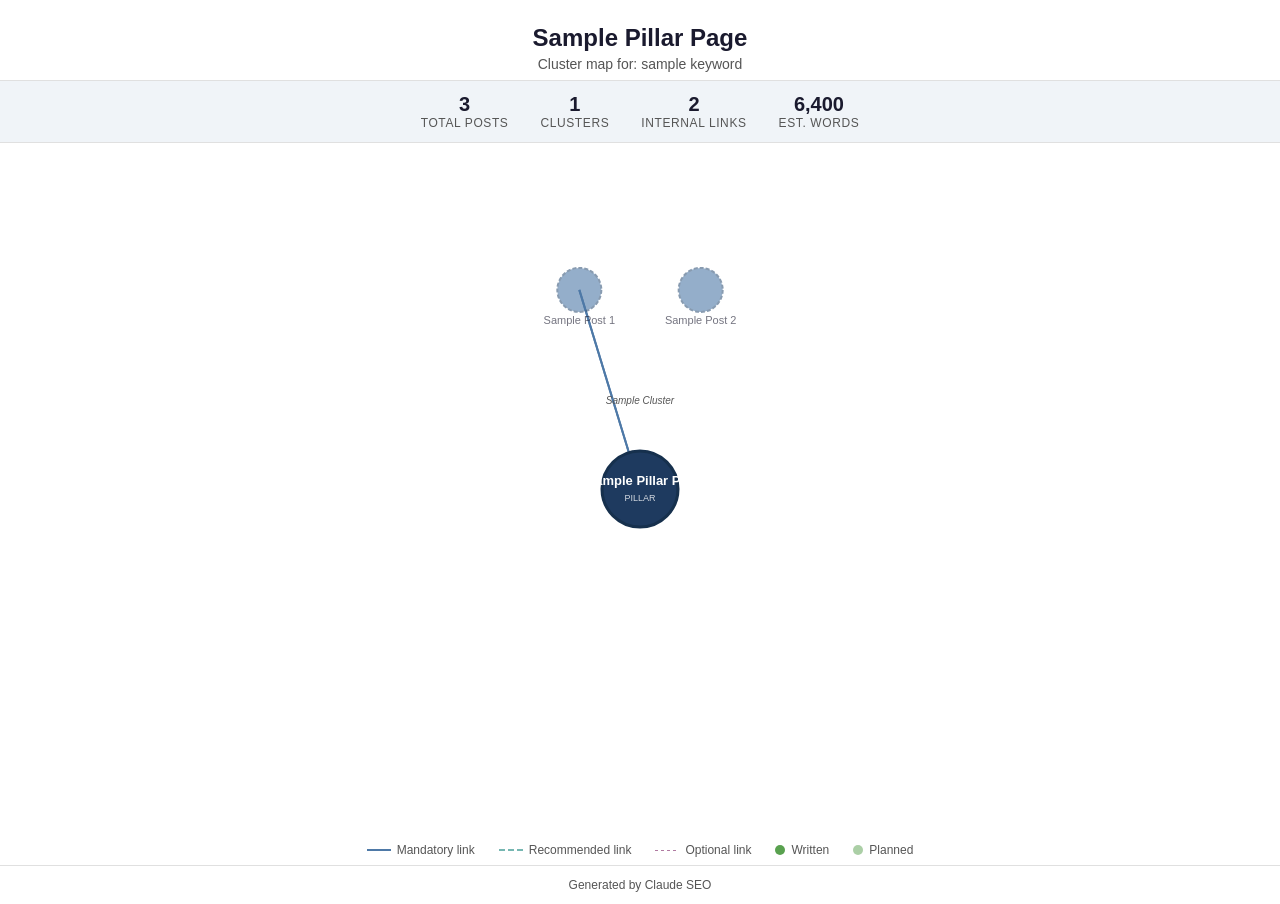
<file: .claude/skills/claude-seo/seo-cluster/templates/cluster-map.html>
<!DOCTYPE html>
<html lang="en">
<head>
  <meta charset="UTF-8">
  <meta name="viewport" content="width=device-width, initial-scale=1.0">
  <title>Content Cluster Map</title>
  <style>
    :root {
      --bg: #ffffff;
      --bg-secondary: #f8f9fa;
      --text: #1a1a2e;
      --text-secondary: #555555;
      --border: #e0e0e0;
      --pillar-fill: #1e3a5f;
      --pillar-stroke: #16304d;
      --link-mandatory: #4E79A7;
      --link-recommended: #76B7B2;
      --link-optional: #B07AA1;
      --tooltip-bg: #1a1a2e;
      --tooltip-text: #ffffff;
      --stats-bg: #f0f4f8;
      --written-opacity: 1.0;
      --planned-opacity: 0.6;
    }

    @media (prefers-color-scheme: dark) {
      :root {
        --bg: #1a1a2e;
        --bg-secondary: #16213e;
        --text: #e0e0e0;
        --text-secondary: #aaaaaa;
        --border: #333355;
        --pillar-fill: #2d5a8f;
        --pillar-stroke: #4E79A7;
        --tooltip-bg: #0f0f23;
        --tooltip-text: #e0e0e0;
        --stats-bg: #16213e;
      }
    }

    * {
      margin: 0;
      padding: 0;
      box-sizing: border-box;
    }

    body {
      font-family: -apple-system, BlinkMacSystemFont, "Segoe UI", Roboto, Helvetica, Arial, sans-serif;
      background: var(--bg);
      color: var(--text);
      min-height: 100vh;
      display: flex;
      flex-direction: column;
    }

    header {
      text-align: center;
      padding: 24px 16px 8px;
    }

    header h1 {
      font-size: 1.5rem;
      font-weight: 700;
      color: var(--text);
      margin-bottom: 4px;
    }

    header p {
      font-size: 0.875rem;
      color: var(--text-secondary);
    }

    .stats-bar {
      display: flex;
      justify-content: center;
      gap: 32px;
      padding: 12px 16px;
      background: var(--stats-bg);
      border-top: 1px solid var(--border);
      border-bottom: 1px solid var(--border);
      flex-wrap: wrap;
    }

    .stat {
      text-align: center;
    }

    .stat-value {
      font-size: 1.25rem;
      font-weight: 700;
      color: var(--text);
    }

    .stat-label {
      font-size: 0.75rem;
      color: var(--text-secondary);
      text-transform: uppercase;
      letter-spacing: 0.05em;
    }

    .map-container {
      flex: 1;
      display: flex;
      align-items: center;
      justify-content: center;
      padding: 16px;
      min-height: 500px;
    }

    svg {
      max-width: 100%;
      max-height: 80vh;
    }

    .pillar-node {
      cursor: pointer;
      transition: transform 0.2s ease;
    }

    .pillar-node:hover {
      filter: brightness(1.1);
    }

    .spoke-node {
      cursor: pointer;
      transition: opacity 0.2s ease;
    }

    .spoke-node:hover {
      filter: brightness(1.15);
    }

    .spoke-node.planned {
      opacity: var(--planned-opacity);
      stroke-dasharray: 4 2;
    }

    .spoke-node.written {
      opacity: var(--written-opacity);
    }

    .link-line {
      transition: opacity 0.2s ease, stroke-width 0.2s ease;
    }

    .link-line.mandatory {
      stroke: var(--link-mandatory);
      stroke-width: 2;
    }

    .link-line.recommended {
      stroke: var(--link-recommended);
      stroke-width: 1.5;
      stroke-dasharray: 6 3;
    }

    .link-line.optional {
      stroke: var(--link-optional);
      stroke-width: 1;
      stroke-dasharray: 3 3;
    }

    .link-line.dimmed {
      opacity: 0.1;
    }

    .link-line.highlighted {
      opacity: 1;
      stroke-width: 3;
    }

    .node-label {
      font-size: 11px;
      fill: var(--text);
      text-anchor: middle;
      pointer-events: none;
      user-select: none;
    }

    .pillar-label {
      font-size: 13px;
      font-weight: 700;
      fill: #ffffff;
      text-anchor: middle;
      pointer-events: none;
      user-select: none;
    }

    .cluster-label {
      font-size: 10px;
      fill: var(--text-secondary);
      text-anchor: middle;
      pointer-events: none;
      font-style: italic;
    }

    .tooltip {
      position: fixed;
      background: var(--tooltip-bg);
      color: var(--tooltip-text);
      padding: 12px 16px;
      border-radius: 8px;
      font-size: 0.8125rem;
      line-height: 1.5;
      max-width: 280px;
      pointer-events: none;
      opacity: 0;
      transition: opacity 0.15s ease;
      z-index: 100;
      box-shadow: 0 4px 16px rgba(0, 0, 0, 0.3);
    }

    .tooltip.visible {
      opacity: 1;
    }

    .tooltip-title {
      font-weight: 700;
      margin-bottom: 4px;
    }

    .tooltip-detail {
      display: flex;
      justify-content: space-between;
      gap: 16px;
    }

    .tooltip-detail span:first-child {
      color: var(--text-secondary);
    }

    .legend {
      display: flex;
      justify-content: center;
      gap: 24px;
      padding: 8px 16px;
      flex-wrap: wrap;
    }

    .legend-item {
      display: flex;
      align-items: center;
      gap: 6px;
      font-size: 0.75rem;
      color: var(--text-secondary);
    }

    .legend-line {
      width: 24px;
      height: 2px;
    }

    .legend-line.mandatory { background: var(--link-mandatory); }
    .legend-line.recommended { background: var(--link-recommended); background-image: repeating-linear-gradient(90deg, var(--link-recommended) 0 6px, transparent 6px 9px); background-color: transparent; height: 2px;}
    .legend-line.optional { background: var(--link-optional); background-image: repeating-linear-gradient(90deg, var(--link-optional) 0 3px, transparent 3px 6px); background-color: transparent; height: 1px;}

    .legend-dot {
      width: 10px;
      height: 10px;
      border-radius: 50%;
    }

    .legend-dot.written { background: #59A14F; }
    .legend-dot.planned { background: #59A14F; opacity: 0.5; border: 1px dashed #59A14F; }

    footer {
      text-align: center;
      padding: 12px 16px;
      font-size: 0.75rem;
      color: var(--text-secondary);
      border-top: 1px solid var(--border);
    }
  </style>
</head>
<body>
  <header>
    <h1 id="map-title">Content Cluster Map</h1>
    <p id="map-subtitle">SERP-based semantic topic clustering</p>
  </header>

  <div class="stats-bar">
    <div class="stat">
      <div class="stat-value" id="stat-posts">0</div>
      <div class="stat-label">Total Posts</div>
    </div>
    <div class="stat">
      <div class="stat-value" id="stat-clusters">0</div>
      <div class="stat-label">Clusters</div>
    </div>
    <div class="stat">
      <div class="stat-value" id="stat-links">0</div>
      <div class="stat-label">Internal Links</div>
    </div>
    <div class="stat">
      <div class="stat-value" id="stat-words">0</div>
      <div class="stat-label">Est. Words</div>
    </div>
  </div>

  <div class="map-container">
    <svg id="cluster-svg" role="img" aria-label="Content cluster visualization showing pillar page connected to topic clusters and spoke pages">
      <title>Content Cluster Map</title>
      <desc>Interactive visualization of a hub-and-spoke content architecture. The central pillar node connects to surrounding cluster groups, each containing spoke pages.</desc>
    </svg>
  </div>

  <div class="legend">
    <div class="legend-item"><div class="legend-line mandatory"></div> Mandatory link</div>
    <div class="legend-item"><div class="legend-line recommended"></div> Recommended link</div>
    <div class="legend-item"><div class="legend-line optional"></div> Optional link</div>
    <div class="legend-item"><div class="legend-dot written"></div> Written</div>
    <div class="legend-item"><div class="legend-dot planned"></div> Planned</div>
  </div>

  <footer>Generated by Claude SEO</footer>

  <div class="tooltip" id="tooltip"></div>

  <script>
    // === CLUSTER DATA (replaced by skill at generation time) ===
    const CLUSTER_DATA = {
      pillar: { title: "Sample Pillar Page", keyword: "sample keyword", volume: 5000, template: "ultimate-guide", wordCount: 3500, url: "/pillar" },
      clusters: [
        {
          name: "Sample Cluster",
          color: "#4E79A7",
          posts: [
            { title: "Sample Post 1", keyword: "sample post 1", volume: 1200, template: "how-to", wordCount: 1500, url: "/post-1", status: "planned" },
            { title: "Sample Post 2", keyword: "sample post 2", volume: 800, template: "listicle", wordCount: 1400, url: "/post-2", status: "planned" }
          ]
        }
      ],
      links: [
        { from: "pillar", to: "cluster-0-post-0", type: "mandatory" },
        { from: "cluster-0-post-0", to: "pillar", type: "mandatory" }
      ],
      meta: { totalPosts: 3, totalClusters: 1, totalLinks: 2, estimatedWords: 6400 }
    };
    // === END CLUSTER DATA ===

    const COLORS = ["#4E79A7", "#F28E2B", "#E15759", "#76B7B2", "#59A14F", "#EDC948", "#B07AA1", "#FF9DA7"];
    const LINK_TYPES = ["mandatory", "recommended", "optional"];

    (function render() {
      const data = CLUSTER_DATA;
      const svg = document.getElementById("cluster-svg");
      const tooltip = document.getElementById("tooltip");

      // Update header
      document.getElementById("map-title").textContent = data.pillar.title || "Content Cluster Map";
      document.getElementById("map-subtitle").textContent = "Cluster map for: " + data.pillar.keyword;

      // Update stats
      document.getElementById("stat-posts").textContent = data.meta.totalPosts;
      document.getElementById("stat-clusters").textContent = data.meta.totalClusters;
      document.getElementById("stat-links").textContent = data.meta.totalLinks;
      document.getElementById("stat-words").textContent = (Number(data.meta.estimatedWords) || 0).toLocaleString();

      // Layout calculations
      const numClusters = data.clusters.length;
      const maxPostsInCluster = Math.max(...data.clusters.map(c => c.posts.length), 1);
      const baseRadius = 140;
      const clusterRadius = baseRadius + numClusters * 15;
      const spokeRadius = 55 + maxPostsInCluster * 10;
      const totalRadius = clusterRadius + spokeRadius + 60;
      const cx = totalRadius + 40;
      const cy = totalRadius + 40;
      const width = (totalRadius + 40) * 2;
      const height = (totalRadius + 40) * 2;

      svg.setAttribute("viewBox", "0 0 " + width + " " + height);
      svg.setAttribute("width", Math.min(width, 900));
      svg.setAttribute("height", Math.min(height, 900));

      // Build node position map
      const nodePositions = {};
      nodePositions["pillar"] = { x: cx, y: cy };

      const clusterCenters = [];
      for (let ci = 0; ci < numClusters; ci++) {
        const angle = (2 * Math.PI * ci) / numClusters - Math.PI / 2;
        const ccx = cx + Math.cos(angle) * clusterRadius;
        const ccy = cy + Math.sin(angle) * clusterRadius;
        clusterCenters.push({ x: ccx, y: ccy, angle: angle });

        const cluster = data.clusters[ci];
        const numPosts = cluster.posts.length;
        for (let pi = 0; pi < numPosts; pi++) {
          const spreadAngle = Math.PI * 0.6;
          const startAngle = angle - spreadAngle / 2;
          const postAngle = numPosts === 1
            ? angle
            : startAngle + (spreadAngle * pi) / (numPosts - 1);
          const px = ccx + Math.cos(postAngle) * spokeRadius;
          const py = ccy + Math.sin(postAngle) * spokeRadius;
          const nodeId = "cluster-" + ci + "-post-" + pi;
          nodePositions[nodeId] = { x: px, y: py };
        }
      }

      // SVG content assembly
      let svgContent = "";

      // Draw links first (behind nodes)
      const linkElements = [];
      data.links.forEach(function(link, idx) {
        const fromPos = nodePositions[link.from];
        const toPos = nodePositions[link.to];
        if (!fromPos || !toPos) return;
        const linkType = LINK_TYPES.indexOf(link.type) >= 0 ? link.type : "optional";
        const linkClass = "link-line " + linkType;
        const linkId = "link-" + idx;
        svgContent += '<line id="' + linkId + '" class="' + linkClass + '" '
          + 'x1="' + fromPos.x + '" y1="' + fromPos.y + '" '
          + 'x2="' + toPos.x + '" y2="' + toPos.y + '" '
          + 'data-from="' + escapeHtml(link.from) + '" data-to="' + escapeHtml(link.to) + '"/>';
        linkElements.push(linkId);
      });

      // Draw cluster group labels
      clusterCenters.forEach(function(cc, ci) {
        const cluster = data.clusters[ci];
        const labelAngle = cc.angle;
        const labelDist = clusterRadius * 0.55;
        const lx = cx + Math.cos(labelAngle) * labelDist;
        const ly = cy + Math.sin(labelAngle) * labelDist;
        svgContent += '<text class="cluster-label" x="' + lx + '" y="' + ly + '">'
          + escapeHtml(cluster.name) + '</text>';
      });

      // Draw spoke nodes
      data.clusters.forEach(function(cluster, ci) {
        const color = safeColor(cluster.color, COLORS[ci % COLORS.length]);
        cluster.posts.forEach(function(post, pi) {
          const nodeId = "cluster-" + ci + "-post-" + pi;
          const pos = nodePositions[nodeId];
          const statusClass = post.status === "written" ? "written" : "planned";
          svgContent += '<g class="spoke-node ' + statusClass + '" data-node="' + nodeId + '">'
            + '<circle cx="' + pos.x + '" cy="' + pos.y + '" r="22" '
            + 'fill="' + color + '" stroke="' + darken(color) + '" stroke-width="2"/>'
            + '<text class="node-label" x="' + pos.x + '" y="' + (pos.y + 34) + '">'
            + escapeHtml(truncate(post.title, 18))
            + '</text></g>';
        });
      });

      // Draw pillar node (on top)
      svgContent += '<g class="pillar-node" data-node="pillar">'
        + '<circle cx="' + cx + '" cy="' + cy + '" r="38" '
        + 'fill="' + getComputedStyle(document.documentElement).getPropertyValue("--pillar-fill").trim() + '" '
        + 'stroke="' + getComputedStyle(document.documentElement).getPropertyValue("--pillar-stroke").trim() + '" '
        + 'stroke-width="3"/>'
        + '<text class="pillar-label" x="' + cx + '" y="' + (cy - 4) + '">'
        + escapeHtml(truncate(data.pillar.title, 16))
        + '</text>'
        + '<text class="pillar-label" x="' + cx + '" y="' + (cy + 12) + '" style="font-size:9px;font-weight:400;opacity:0.8">'
        + 'PILLAR'
        + '</text></g>';

      svg.innerHTML = svgContent;

      // Tooltip handling
      function showTooltip(e, nodeId) {
        let info;
        if (nodeId === "pillar") {
          info = data.pillar;
        } else {
          const parts = nodeId.match(/cluster-(\d+)-post-(\d+)/);
          if (!parts) return;
          info = data.clusters[parseInt(parts[1])].posts[parseInt(parts[2])];
        }
        if (!info) return;

        let html = '<div class="tooltip-title">' + escapeHtml(info.title) + '</div>';
        html += '<div class="tooltip-detail"><span>Keyword:</span><span>' + escapeHtml(info.keyword) + '</span></div>';
        html += '<div class="tooltip-detail"><span>Volume:</span><span>' + escapeHtml(info.volume || "N/A") + '</span></div>';
        html += '<div class="tooltip-detail"><span>Template:</span><span>' + escapeHtml(info.template) + '</span></div>';
        html += '<div class="tooltip-detail"><span>Words:</span><span>' + (Number(info.wordCount) || 0).toLocaleString() + '</span></div>';
        if (info.status) {
          html += '<div class="tooltip-detail"><span>Status:</span><span>' + escapeHtml(info.status) + '</span></div>';
        }

        tooltip.innerHTML = html;
        tooltip.classList.add("visible");

        const rect = tooltip.getBoundingClientRect();
        let tx = e.clientX + 12;
        let ty = e.clientY + 12;
        if (tx + rect.width > window.innerWidth) tx = e.clientX - rect.width - 12;
        if (ty + rect.height > window.innerHeight) ty = e.clientY - rect.height - 12;
        tooltip.style.left = tx + "px";
        tooltip.style.top = ty + "px";
      }

      function hideTooltip() {
        tooltip.classList.remove("visible");
      }

      function highlightLinks(nodeId) {
        document.querySelectorAll(".link-line").forEach(function(line) {
          if (line.dataset.from === nodeId || line.dataset.to === nodeId) {
            line.classList.add("highlighted");
            line.classList.remove("dimmed");
          } else {
            line.classList.add("dimmed");
            line.classList.remove("highlighted");
          }
        });
      }

      function resetLinks() {
        document.querySelectorAll(".link-line").forEach(function(line) {
          line.classList.remove("highlighted", "dimmed");
        });
      }

      // Attach event listeners to nodes
      document.querySelectorAll(".pillar-node, .spoke-node").forEach(function(node) {
        const nodeId = node.dataset.node;

        node.addEventListener("mouseenter", function(e) {
          showTooltip(e, nodeId);
          highlightLinks(nodeId);
        });

        node.addEventListener("mousemove", function(e) {
          const rect = tooltip.getBoundingClientRect();
          let tx = e.clientX + 12;
          let ty = e.clientY + 12;
          if (tx + rect.width > window.innerWidth) tx = e.clientX - rect.width - 12;
          if (ty + rect.height > window.innerHeight) ty = e.clientY - rect.height - 12;
          tooltip.style.left = tx + "px";
          tooltip.style.top = ty + "px";
        });

        node.addEventListener("mouseleave", function() {
          hideTooltip();
          resetLinks();
        });

        node.addEventListener("focus", function(e) {
          showTooltip(e, nodeId);
          highlightLinks(nodeId);
        });

        node.addEventListener("blur", function() {
          hideTooltip();
          resetLinks();
        });
      });

      // Keyboard accessibility
      document.querySelectorAll(".pillar-node, .spoke-node").forEach(function(node) {
        node.setAttribute("tabindex", "0");
        node.setAttribute("role", "button");
        const nodeId = node.dataset.node;
        let label;
        if (nodeId === "pillar") {
          label = "Pillar page: " + data.pillar.title;
        } else {
          const parts = nodeId.match(/cluster-(\d+)-post-(\d+)/);
          if (parts) {
            const post = data.clusters[parseInt(parts[1])].posts[parseInt(parts[2])];
            label = "Spoke page: " + post.title;
          }
        }
        if (label) node.setAttribute("aria-label", label);
      });
    })();

    // Utility functions
    // Escapes text and attribute values alike (quotes included): every
    // field below comes from SERP data the page does not control.
    function escapeHtml(str) {
      return String(str == null ? "" : str)
        .replace(/&/g, "&amp;")
        .replace(/</g, "&lt;")
        .replace(/>/g, "&gt;")
        .replace(/"/g, "&quot;")
        .replace(/'/g, "&#39;");
    }

    // Only #RRGGBB reaches fill/stroke: darken() parses exactly that form.
    function safeColor(value, fallback) {
      return /^#[0-9a-fA-F]{6}$/.test(value || "") ? value : fallback;
    }

    function truncate(str, maxLen) {
      if (!str) return "";
      str = String(str);
      return str.length > maxLen ? str.substring(0, maxLen - 1) + "\u2026" : str;
    }

    function darken(hex) {
      var r = parseInt(hex.slice(1, 3), 16);
      var g = parseInt(hex.slice(3, 5), 16);
      var b = parseInt(hex.slice(5, 7), 16);
      r = Math.max(0, Math.floor(r * 0.75));
      g = Math.max(0, Math.floor(g * 0.75));
      b = Math.max(0, Math.floor(b * 0.75));
      return "#" + ((1 << 24) + (r << 16) + (g << 8) + b).toString(16).slice(1);
    }
  </script>
</body>
</html>
</file>
<file: kc29-studio.css>
*{box-sizing:border-box}html{color-scheme:dark}body{margin:0;background:#101112;color:#e6e8e9;font:16px/1.55 -apple-system,BlinkMacSystemFont,"Segoe UI",sans-serif}header{position:sticky;top:0;z-index:5;display:flex;align-items:center;gap:12px;background:#101112;border-bottom:1px solid #2e3032;padding:calc(12px + env(safe-area-inset-top)) max(18px,env(safe-area-inset-right)) 12px max(18px,env(safe-area-inset-left))}header img{width:40px;height:40px;object-fit:cover;border-radius:9px}header strong,header small{display:block}header strong{font-size:18px;line-height:1.2}header small,.eyebrow{font-size:10px;letter-spacing:.14em;color:#a1b5af}header button{margin-left:auto}.back{color:inherit;font-size:30px;text-decoration:none;line-height:1;padding:3px 9px;border-radius:8px}main{max-width:900px;margin:auto;padding:30px 18px calc(24px + env(safe-area-inset-bottom))}.hero h1{font-size:clamp(30px,5vw,45px);line-height:1.15;letter-spacing:-.04em;margin:9px 0}.hero p{color:#aeb4b6;margin:0 0 25px;max-width:550px}.tabs{display:flex;gap:6px;border-bottom:1px solid #343638;margin:0 0 25px}.tabs button{border:0;border-radius:0;padding:12px 9px;background:none;flex:1;color:#aeb4b6;white-space:nowrap}.tabs button[aria-pressed=true]{color:#e6e8e9;border-bottom:2px solid #b5d5cb}.pane{min-width:0}.heading{display:flex;align-items:center;justify-content:space-between;gap:10px;margin:20px 0 10px}.heading h2{font-size:19px;margin:0;letter-spacing:-.02em}.heading small,.muted{color:#aeb4b6;font-size:13px}.formats{display:grid;grid-template-columns:repeat(auto-fit,minmax(112px,1fr));gap:8px;margin-bottom:18px}.formats button{text-align:left;padding:12px;min-width:0}.formats button b,.formats button small{display:block}.formats button small{font-size:11px;color:#b0b6b8}.formats button[aria-pressed=true]{background:#243431;border-color:#749b8f}.actions{display:flex;flex-wrap:wrap;gap:8px;margin:14px 0}button,input,textarea{font:inherit;color:inherit}button{border:1px solid #3e4143;border-radius:10px;background:#202223;padding:9px 13px;min-height:44px;cursor:pointer;line-height:1.25}button:hover{background:#292c2e}button:focus-visible,a:focus-visible,input:focus-visible,textarea:focus-visible{outline:2px solid #a6d7cc;outline-offset:3px}button.primary{background:#dbe5e2;color:#101112;font-weight:650;border-color:transparent;padding:13px 18px}label{display:block;font-size:13px;font-weight:600;margin:14px 0;color:#c6cbcd}input,textarea{display:block;background:#181a1b;border:1px solid #3a3d3f;border-radius:10px;padding:13px;width:100%;margin-top:7px;font-weight:400;font-size:16px;min-width:0}textarea{resize:vertical;white-space:pre-wrap;min-height:110px}.paper{background:#fff;color:#1c2226;padding:clamp(20px,5vw,45px);border-radius:6px;overflow-wrap:anywhere;white-space:pre-wrap;min-height:160px;max-height:500px;overflow:auto}.paper h1{font-size:27px;line-height:1.2;margin:0 0 18px}.paper pre{white-space:pre-wrap;overflow-wrap:anywhere;font:inherit}.editor{display:grid;grid-template-columns:minmax(120px,1fr) minmax(0,3fr);gap:12px}.editor aside{overflow:auto;max-height:430px;border:1px solid #363838;padding:5px;border-radius:10px;min-width:0}.editor aside button{display:block;border:0;background:transparent;text-align:left;overflow-wrap:anywhere;width:100%;font-size:13px}.editor aside button[aria-pressed=true]{background:#263b35}.edit{min-width:0}.edit label:first-child{margin-top:0}#code{font-family:ui-monospace,monospace;font-size:14px;white-space:pre;tab-size:2}iframe{width:100%;height:360px;border:1px solid #333;border-radius:10px;background:white;margin:12px 0}.version{display:flex;gap:8px;align-items:center;flex-wrap:wrap;border-bottom:1px solid #333;padding:12px 0}.version div{flex:1;min-width:100px;overflow-wrap:anywhere}.version small{display:block;color:#9ca5a7}#status{position:sticky;bottom:env(safe-area-inset-bottom);background:#202526;border-radius:10px;padding:10px;overflow-wrap:anywhere}#status:empty{display:none}footer{margin-top:32px;color:#8c9597;font-size:10px;letter-spacing:.12em}dialog{max-width:min(440px,calc(100% - 28px));background:#191c1d;color:#e5e7e8;border:1px solid #4b5555;border-radius:14px;padding:22px}dialog::backdrop{background:#000a}[hidden]{display:none!important}@media(max-width:520px){.editor{grid-template-columns:1fr}.editor aside{max-height:160px}.formats{grid-template-columns:repeat(2,minmax(0,1fr))}.hero h1{font-size:34px}}@media print{header,.hero,.tabs,.heading,label,.actions,footer,#status,#project,#history,dialog{display:none!important}body,main{background:white;color:#101112;margin:0;padding:0;max-width:none}#document{display:block!important}.paper{padding:0;max-height:none;overflow:visible;border-radius:0}.paper h1{break-after:avoid}@page{margin:18mm}}
</file>
<file: kc-intelligence.css>
.tabs a{flex:1;text-align:center;color:inherit;text-decoration:none;padding:12px 9px}.evidence{white-space:pre-wrap;overflow-wrap:anywhere;background:#1a1c1d;border:1px solid #343638;padding:16px;border-radius:12px;font:inherit}.source,.model{border-bottom:1px solid #303436;padding:14px 0;overflow-wrap:anywhere}.source a{color:#b9d9d0}.source p{margin:6px 0}.model .actions{margin:8px 0}.check{display:flex;align-items:center;gap:9px}.check input{width:20px;margin:0;flex:none}button:disabled{opacity:.45;cursor:not-allowed}h2{font-size:20px}
</file>
<file: workspace-native.css>
html[data-native-theme="light"]{color-scheme:light}
html[data-native-theme="light"] body,html[data-native-theme="light"] header{background:#fafafa;color:#16171a}
html[data-native-theme="light"] header,html[data-native-theme="light"] .tabs,html[data-native-theme="light"] .source,html[data-native-theme="light"] .model,html[data-native-theme="light"] .version{border-color:#dedee4}
html[data-native-theme="light"] :is(.hero p,.muted,label,.heading small,.eyebrow,header small,.formats button small,.version small,footer){color:#676a73}
html[data-native-theme="light"] :is(button,input,textarea,dialog,.evidence,#status,.editor aside){background:#fff;color:#16171a;border-color:#dedee4}
html[data-native-theme="light"] :is(button:hover,.formats button[aria-pressed=true],.editor aside button[aria-pressed=true]){background:#e9ecf9;border-color:#a8b5e7}
html[data-native-theme="light"] button.primary{background:#3458d4;color:#fff;border-color:transparent}
html[data-native-theme="light"] .tabs button{background:none;color:#686a73}
html[data-native-theme="light"] .tabs button[aria-pressed=true]{color:#3458d4;border-color:#3458d4}
html[data-native-theme="light"] .source a{color:#2545bb}
html[data-native-theme="light"] .paper{border:1px solid #dedee4}
</file>
